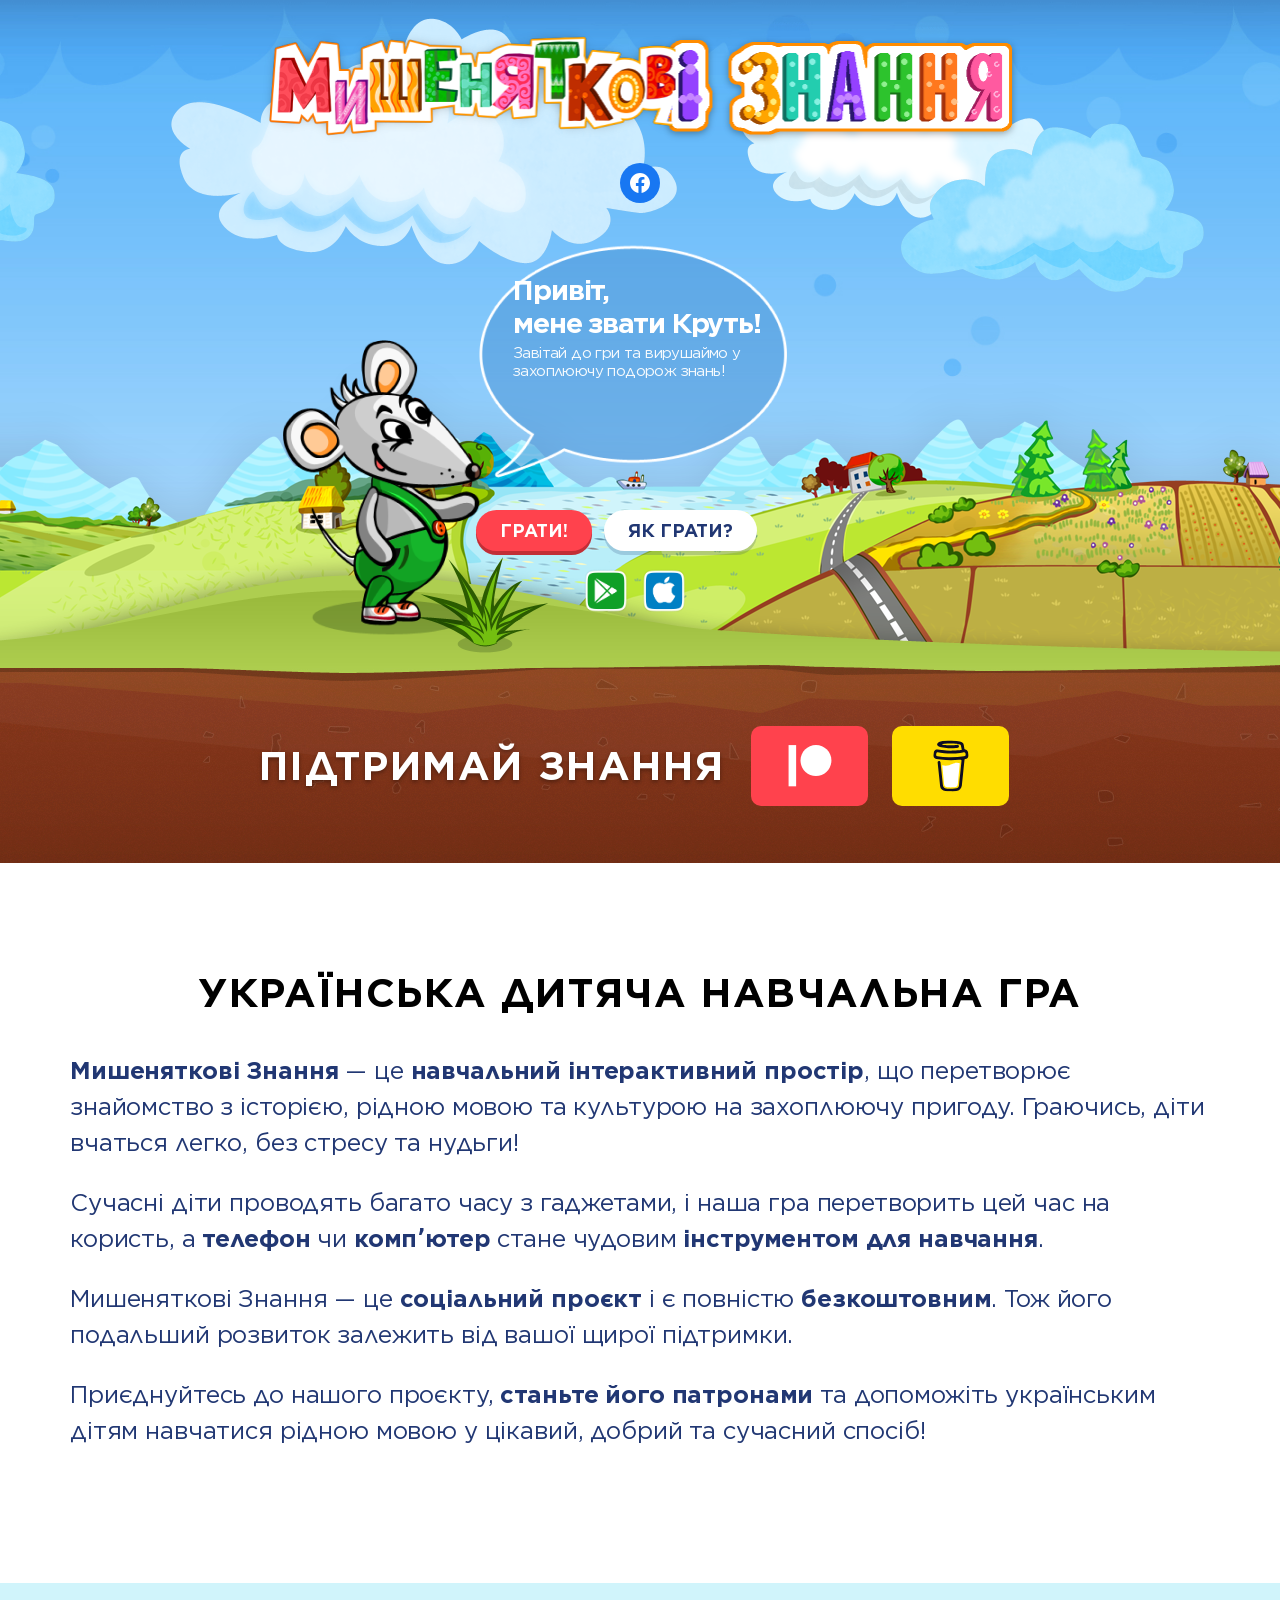
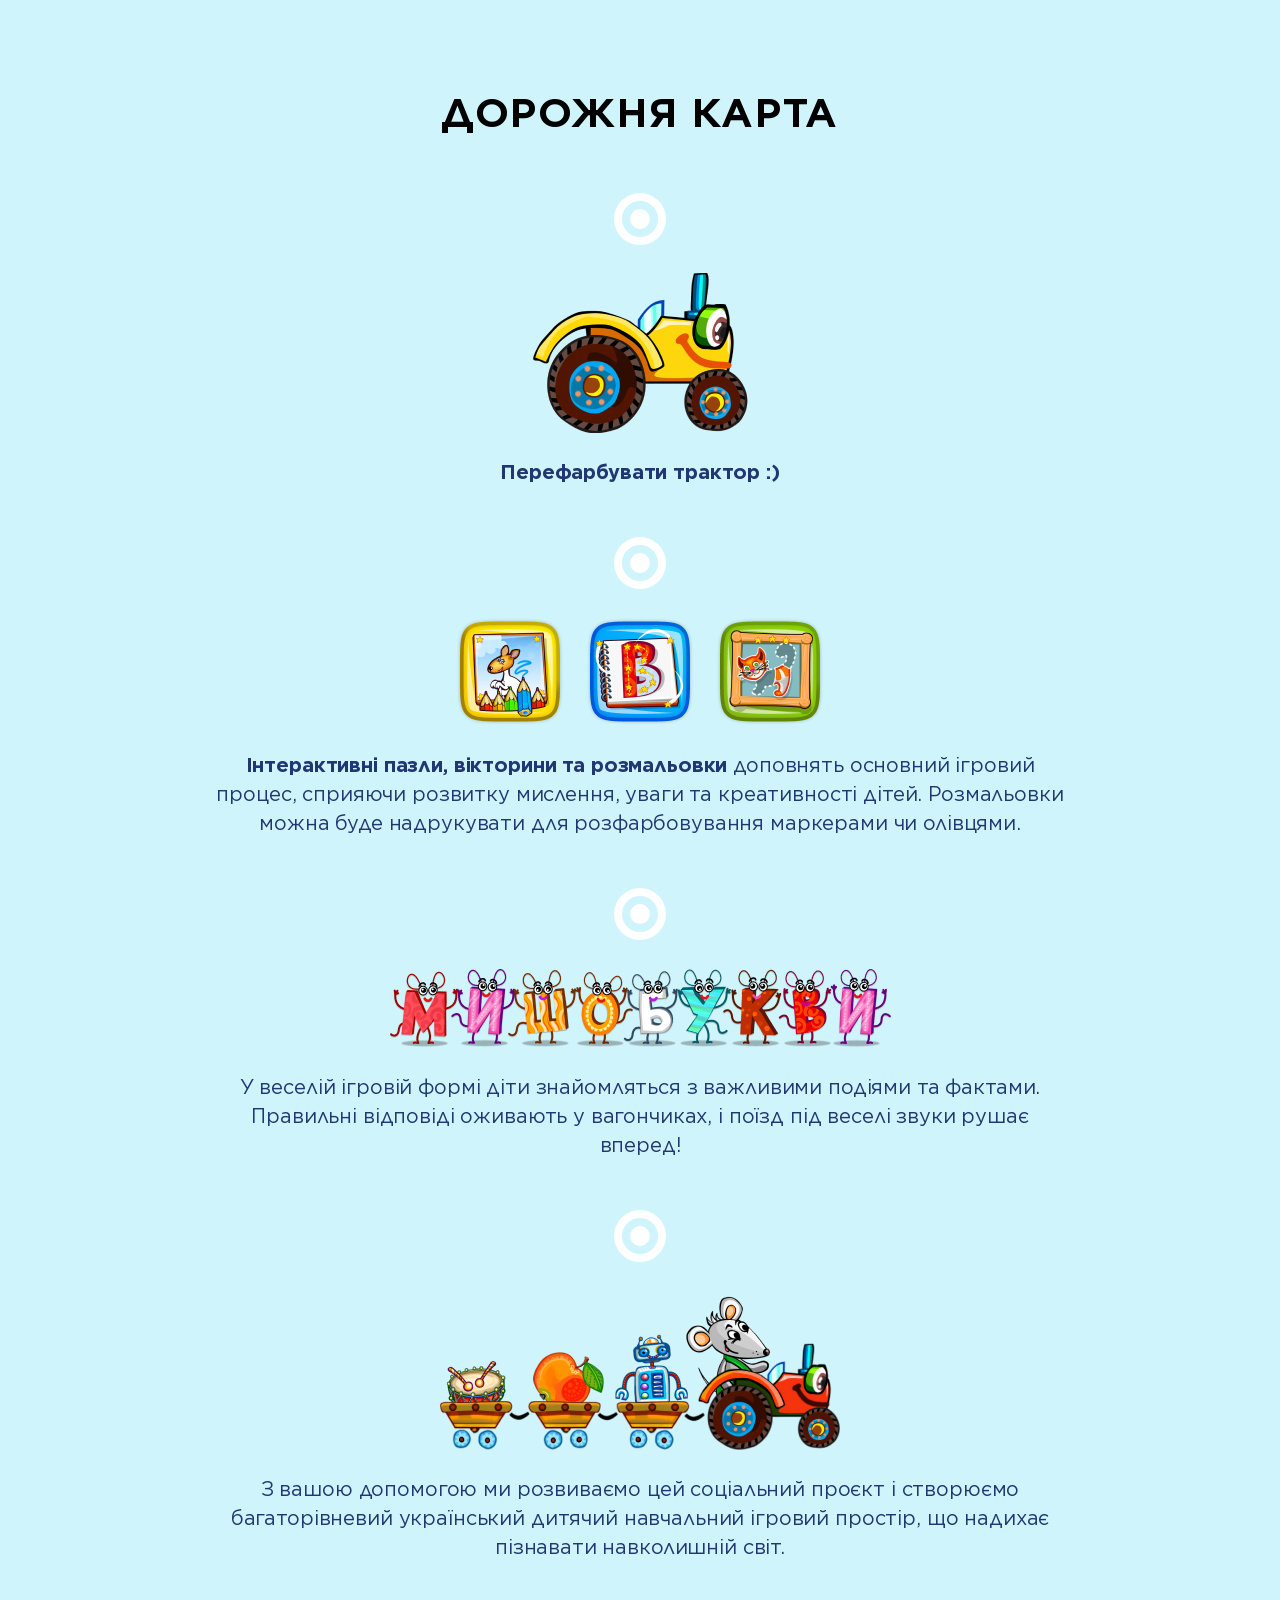
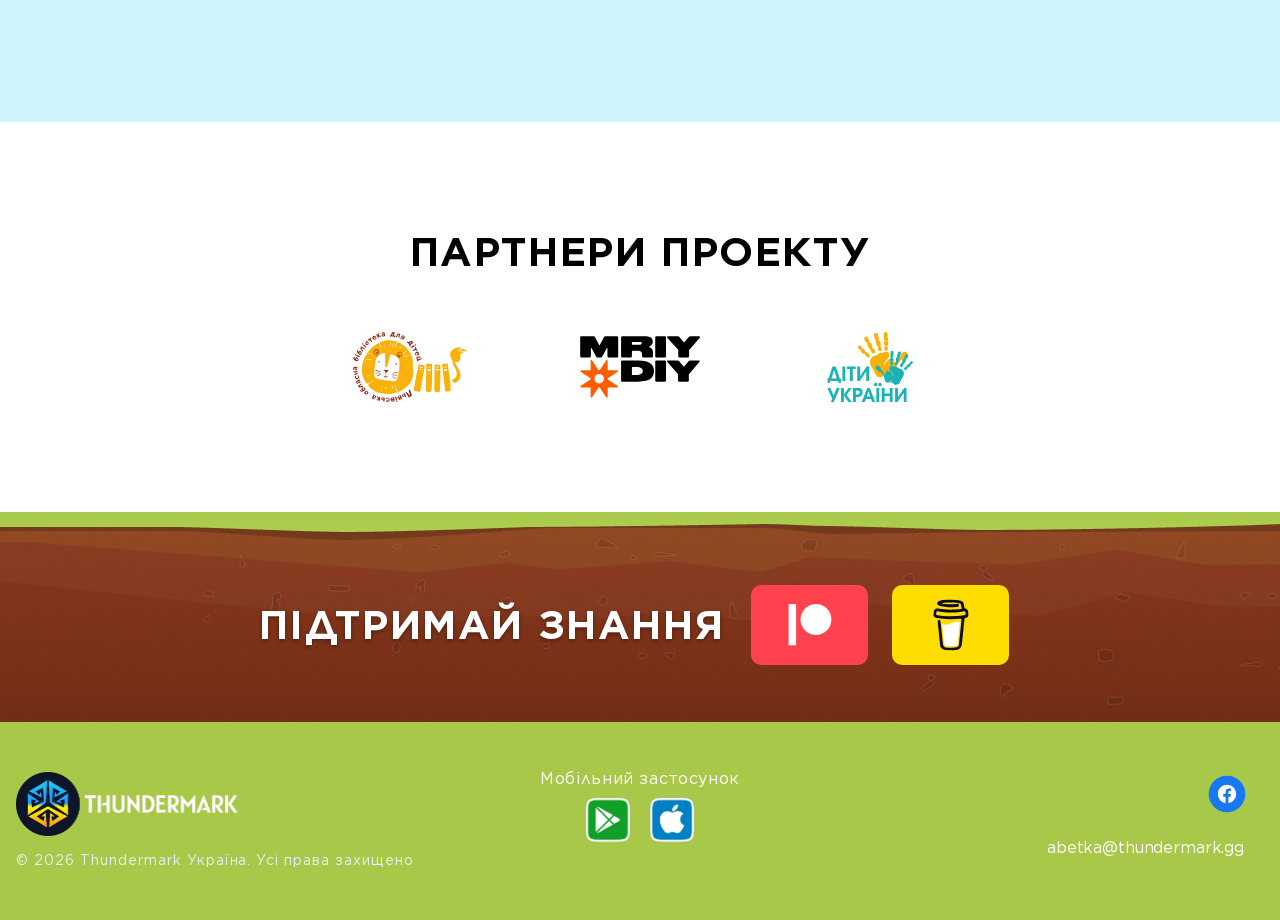
<file: index.html>
<!DOCTYPE html>
<html lang="uk">
<head>
  <meta charset="UTF-8" />
  <meta name="viewport" content="width=device-width, initial-scale=1.0, maximum-scale=1.0, minimum-scale=1.0, user-scalable=no" />
  <title>Мишеняткові Знання — Інтерактивне Навчання для Дітей</title>
  <meta name="description" content="Вивчайте історію та світ разом із Мишенятковими Знаннями! Ця дитяча інтерактивна гра перетворює навчання на захоплюючу пригоду разом із мишеням Круть." />
  <link rel="icon" href="assets/uploads/mouse-300.png" sizes="192x192" />
  <link rel="apple-touch-icon" href="assets/uploads/mouse-300.png" />
  <meta name="theme-color" content="#A8C84A" />
  <link rel="stylesheet" href="styles.css" />
</head>
<body class="home page">
  <div class="wrapper">
    <!-- ========== HERO (ідентично mousealphabet.com) ========== -->
    <section id="landing" class="hero">
      <h1 class="hidden">Мишеняткові Знання</h1>

      <div class="brand">
        <img src="assets/hero/logo-znannya-wide.png" alt="Мишеняткові Знання" class="logo mobile-hidden brand-logo" />
        <img src="assets/hero/logo-znannya-mobile.png" alt="Мишеняткові Знання" class="logo desktop-hidden brand-logo" />
      </div>

      <div class="social-links">
        <a href="https://www.facebook.com/MouseAlphabet" target="_blank" rel="noopener" class="social-link" aria-label="Facebook">
          <svg width="48" height="48" viewBox="0 0 48 48" fill="none" xmlns="http://www.w3.org/2000/svg">
            <circle cx="24" cy="24" r="20" fill="#1877F2"/>
            <path d="M34 24.0607C34 18.504 29.5233 14 24 14C18.4767 14 14 18.504 14 24.0607C14 29.0833 17.656 33.2453 22.4373 34V26.9693H19.8987V24.06H22.4373V21.844C22.4373 19.3227 23.93 17.9293 26.2147 17.9293C27.308 17.9293 28.4533 18.126 28.4533 18.126V20.602H27.1913C25.9493 20.602 25.5627 21.378 25.5627 22.174V24.0607H28.336L27.8927 26.9687H25.5627V34C30.344 33.2453 34 29.0833 34 24.0607Z" fill="white"/>
          </svg>
        </a>
        <a href="mailto:abetka@thundermark.gg" class="mail-link">abetka@thundermark.gg</a>
      </div>

      <div class="mouse">
        <img class="mouse-img" src="assets/hero/mouse.png" alt="Мишеня Круть" />
        <div class="mouse-words">
          <p>Привіт,</p>
          <p>мене звати Круть!</p>
          <p class="mouse-extra">Завітай до гри та вирушаймо у захоплюючу подорож знань!</p>
        </div>

        <div class="hero-actions">
          <button type="button" class="btn btn-main" id="btn-start">Грати!</button>
          <button type="button" class="btn btn-secondary" id="btn-how">Як грати?</button>
        </div>

        <div class="mobile-links">
          <a href="https://play.google.com/store/apps/details?id=com.impulsis.games.mousealphabet.ua" target="_blank" rel="noopener">
            <img src="assets/icons/google_play_icon.png" alt="Get it on Google Play" />
          </a>
          <a href="http://itunes.apple.com/app/misenatkova-abetka-first-ukrainian/id553447059?mt=8" target="_blank" rel="noopener">
            <img src="assets/icons/apple_icon.png" alt="Download on the App Store" />
          </a>
        </div>
      </div>
    </section>

    <!-- ========== PATREON STRIP (під героєм) ========== -->
    <section class="patreon-section">
      <p>ПІДТРИМАЙ ЗНАННЯ</p>
      <div>
        <a href="https://www.patreon.com/abetkaUA" class="btn-payment btn-patreon" target="_blank" rel="noopener">
          <img src="assets/icons/btn-patreon.svg" alt="Patreon" />
        </a>
        <a href="https://www.buymeacoffee.com/abetkaUA" class="btn-payment btn-buymeacoffee" target="_blank" rel="noopener">
          <img src="assets/icons/btn-buymeacoffee.svg" alt="Buy Me A Coffee" />
        </a>
      </div>
    </section>

    <!-- ========== MAIN CONTENT ========== -->
    <main>
      <div class="container">
        <!-- ABOUT -->
        <section class="about">
          <h2>Українська дитяча навчальна гра</h2>
          <p>
            <strong>Мишеняткові Знання</strong> — це <strong>навчальний інтерактивний простір</strong>,
            що перетворює знайомство з історією, рідною мовою та культурою на захоплюючу пригоду.
            Граючись, діти вчаться легко, без стресу та нудьги!
          </p>
          <p>
            Сучасні діти проводять багато часу з гаджетами, і наша гра перетворить цей час на користь,
            а <strong>телефон</strong> чи <strong>компʼютер</strong> стане чудовим <strong>інструментом для навчання</strong>.
          </p>
          <p>
            Мишеняткові Знання — це <strong>соціальний проєкт</strong> і є повністю <strong>безкоштовним</strong>.
            Тож його подальший розвиток залежить від вашої щирої підтримки.
          </p>
          <p>
            Приєднуйтесь до нашого проєкту, <strong>станьте його патронами</strong> та допоможіть
            українським дітям навчатися рідною мовою у цікавий, добрий та сучасний спосіб!
          </p>
        </section>

        <!-- ROADMAP -->
        <section class="roadmap">
          <h2>дорожня карта</h2>
          <ol class="roadmap-list">
            <li>
              <img src="assets/uploads/tractor-repaint.png" alt="Перефарбувати трактор" />
              <p><strong>Перефарбувати трактор :)</strong></p>
            </li>
            <li>
              <img src="assets/uploads/entertainment-update.png" alt="Інтерактивні пазли" />
              <p>
                <strong>Інтерактивні пазли, вікторини та розмальовки</strong> доповнять основний ігровий процес,
                сприяючи розвитку мислення, уваги та креативності дітей. Розмальовки можна буде надрукувати
                для розфарбовування маркерами чи олівцями.
              </p>
            </li>
            <li>
              <img src="assets/uploads/letters.png" alt="Живі літери" />
              <p>
                У веселій ігровій формі діти знайомляться з важливими подіями та фактами.
                Правильні відповіді оживають у вагончиках, і поїзд під веселі звуки рушає вперед!
              </p>
            </li>
            <li>
              <img src="assets/uploads/caravan.png" alt="Караван Крутя" />
              <p>
                З вашою допомогою ми розвиваємо цей соціальний проєкт і створюємо багаторівневий український
                дитячий навчальний ігровий простір, що надихає пізнавати навколишній світ.
              </p>
            </li>
          </ol>
        </section>

        <!-- PARTNERS -->
        <section class="partners">
          <h2>Партнери проекту</h2>
          <ul class="partners-list">
            <li>
              <a href="https://lodb.org.ua/" target="_blank" rel="noopener">
                <img src="assets/uploads/Library-logo.svg" alt="Львівська обласна бібліотека для дітей" />
              </a>
            </li>
            <li>
              <a href="https://mriydiy.in.ua/" target="_blank" rel="noopener">
                <img src="assets/uploads/Mriydiy-logo.svg" alt="МрійДій" />
              </a>
            </li>
            <li>
              <a href="https://www.facebook.com/WWOUkraine" target="_blank" rel="noopener">
                <img src="assets/uploads/Children_of_Ukraine-logo.svg" alt="Діти України" />
              </a>
            </li>
          </ul>
        </section>
      </div>
    </main>

    <!-- ========== FOOTER ========== -->
    <footer>
      <section class="patreon-section">
        <p>ПІДТРИМАЙ ЗНАННЯ</p>
        <div>
          <a href="https://www.patreon.com/abetkaUA" class="btn-payment btn-patreon" target="_blank" rel="noopener">
            <img src="assets/icons/btn-patreon.svg" alt="Patreon" />
          </a>
          <a href="https://www.buymeacoffee.com/abetkaUA" class="btn-payment btn-buymeacoffee" target="_blank" rel="noopener">
            <img src="assets/icons/btn-buymeacoffee.svg" alt="Buy Me A Coffee" />
          </a>
        </div>
      </section>

      <section class="footer">
        <div class="mobile-links">
          <p>Мобільний застосунок</p>
          <p>
            <a href="https://play.google.com/store/apps/details?id=com.impulsis.games.mousealphabet.ua" target="_blank" rel="noopener">
              <img src="assets/icons/google_play_icon.png" alt="Google Play" />
            </a>
            <a href="http://itunes.apple.com/app/misenatkova-abetka-first-ukrainian/id553447059?mt=8" target="_blank" rel="noopener">
              <img src="assets/icons/apple_icon.png" alt="App Store" />
            </a>
          </p>
        </div>

        <div class="social-links">
          <a href="https://www.facebook.com/MouseAlphabet" target="_blank" rel="noopener" class="social-link" aria-label="Facebook">
            <svg width="48" height="48" viewBox="0 0 48 48" fill="none" xmlns="http://www.w3.org/2000/svg">
              <circle cx="24" cy="24" r="20" fill="#1877F2"/>
              <path d="M34 24.0607C34 18.504 29.5233 14 24 14C18.4767 14 14 18.504 14 24.0607C14 29.0833 17.656 33.2453 22.4373 34V26.9693H19.8987V24.06H22.4373V21.844C22.4373 19.3227 23.93 17.9293 26.2147 17.9293C27.308 17.9293 28.4533 18.126 28.4533 18.126V20.602H27.1913C25.9493 20.602 25.5627 21.378 25.5627 22.174V24.0607H28.336L27.8927 26.9687H25.5627V34C30.344 33.2453 34 29.0833 34 24.0607Z" fill="white"/>
            </svg>
          </a>
          <a href="mailto:abetka@thundermark.gg" class="mail-link">abetka@thundermark.gg</a>
        </div>

        <div class="developer">
          <a href="https://thundermark.gg" target="_blank" rel="noopener" class="thundermark">
            <img src="assets/icons/tm-logo.png" class="mobile-hidden" alt="Thundermark" />
            <img src="assets/icons/tm-logo-mobile.png" class="desktop-hidden" alt="Thundermark" />
          </a>
          <p class="copyright">&copy; 2026 Thundermark Україна. <span>Усі права захищено</span></p>
        </div>
      </section>
    </footer>
  </div>

  <!-- HOW TO PLAY MODAL -->
  <div id="modal-how" class="modal" hidden>
    <div class="modal-card">
      <button type="button" class="modal-close" id="modal-close" aria-label="Закрити">×</button>
      <h2>Як грати?</h2>
      <ol>
        <li>Круть запитує: <em>«Коли це сталося?»</em></li>
        <li>Зʼявляються <strong>3 дати</strong>.</li>
        <li>Натисни або перетягни правильну у <strong>жовтий вагончик</strong>.</li>
        <li>Правильно — караван <strong>їде зі звуком</strong> далі!</li>
      </ol>
      <button type="button" class="btn btn-main" id="btn-start-modal">Почати</button>
    </div>
  </div>

  <!-- ========== GAME OVERLAY ========== -->
  <section id="game" class="game" hidden>
    <div class="game-bg">
      <div class="game-sky"></div>
      <div class="game-clouds"></div>
      <div class="game-hills"></div>
      <div class="game-ground"></div>
    </div>

    <header class="game-hud">
      <button type="button" class="btn btn-hud" id="btn-home">← На головну</button>
      <div class="scoreboard">
        <span class="chip">Вагон <b id="progress">1</b>/<b id="total">10</b></span>
        <span class="chip chip-ok">✓ <b id="score">0</b></span>
        <span class="chip">❤️ <b id="lives">3</b></span>
      </div>
      <label class="topic-wrap">
        <select id="topic-select"></select>
      </label>
    </header>

    <div class="game-stage">
      <!-- Mouse asks -->
      <div class="ask-row">
        <img class="ask-mouse" src="assets/hero/mouse.png" alt="" />
        <div class="ask-bubble">
          <p class="topic-badge" id="topic-badge">Київська держава</p>
          <p class="ask-label">Коли це сталося?</p>
          <h2 id="question-text">Запровадження християнства як державної релігії</h2>
        </div>
      </div>

      <!-- Caravan / паравозик -->
      <div class="track">
        <div class="caravan-wrap" id="caravan-wrap">
          <img class="caravan-img" src="assets/uploads/caravan.png" alt="Караван Крутя" />
          <div
            class="wagon-slot"
            id="drop-wagon"
            role="button"
            tabindex="0"
            aria-label="Вагончик — поклади сюди правильну дату"
          >
            <span class="wagon-hint" id="drop-hint">Сюди!</span>
            <span class="wagon-date" id="drop-slot"></span>
          </div>
        </div>
      </div>

      <div class="answers" id="answers"></div>
      <p class="feedback" id="feedback" aria-live="polite"></p>
    </div>
  </section>

  <!-- RESULT MODAL -->
  <section id="result" class="result" hidden>
    <div class="result-card">
      <img src="assets/uploads/mouse-300.png" alt="" class="result-mouse" />
      <h2 id="result-title">Ура! Караван прибув!</h2>
      <p id="result-text">Ти правильно відповів на 8 з 10.</p>
      <div class="result-actions">
        <button type="button" class="btn btn-main" id="btn-again">Ще раз</button>
        <button type="button" class="btn btn-secondary" id="btn-home-result">На головну</button>
      </div>
    </div>
  </section>

  <script src="data/dates.js"></script>
  <script src="audio.js"></script>
  <script src="game.js"></script>
</body>
</html>
</file>
<file: styles.css>
/* ==========================================================================
   Мишеняткові Знання — Styles (Identical to mousealphabet.com)
   ========================================================================== */

@font-face {
  font-family: "gotham";
  font-style: normal;
  font-weight: 800;
  src: url("assets/fonts/Gotham-Bold.woff2") format("woff2");
  font-display: swap;
}

@font-face {
  font-family: "gotham";
  font-style: normal;
  font-weight: 400;
  src: url("assets/fonts/Gotham-Book.woff2") format("woff2");
  font-display: swap;
}

:root {
  --site-width: 1172px;
  --gap: 16px;
  --gap-mobile: 20px;
  --font-site: "gotham", Arial, Helvetica, sans-serif;
  --font-size: 24px;
  --line-height: 1.4;
  --color-text: #213773;
  --color-special: #000;
  --color-error: #ff4545;
  --color-button: #ff424d;
  --color-button-text: #fff;
  --color-bg: #d0f4fb;
  --color-ok: #2a9d8f;
  --color-bad: #ff4545;
}

*,
*::before,
*::after {
  box-sizing: border-box;
  margin: 0;
  padding: 0;
}

html {
  height: 100%;
  background-color: #a8c84a;
  -webkit-text-size-adjust: none;
  touch-action: manipulation;
  scroll-behavior: smooth;
}

body {
  height: 100%;
  background-color: #fff;
  color: var(--color-text);
  font-family: var(--font-site);
  font-size: var(--font-size);
  letter-spacing: -0.006em;
  line-height: var(--line-height);
  text-align: center;
}

.wrapper {
  background: #fff;
  min-height: 100vh;
  overflow: hidden;
  position: relative;
  z-index: 1;
}

.container {
  margin: 0 auto;
  max-width: var(--site-width);
  padding: 0 var(--gap);
  text-align: left;
}

main {
  min-height: calc(100vh - 306px);
}

p {
  margin-bottom: 20px;
}
p:last-child {
  margin-bottom: 0;
}

a {
  color: var(--color-button);
  text-decoration: none;
}
a:hover {
  text-decoration: underline;
}

img {
  display: block;
  height: auto;
  max-width: 100%;
}

h1, h2, h3, h4, h5, h6 {
  font-weight: 400;
  margin-bottom: var(--gap);
}

h1, h2 {
  color: var(--color-special);
  font-size: 40px;
  letter-spacing: 0.04em;
  line-height: 1;
  margin-bottom: 40px;
  text-align: center;
  text-transform: uppercase;
  font-weight: 800;
}

h3 {
  font-size: 36px;
  font-weight: 800;
  text-transform: capitalize;
}

.hidden {
  display: none !important;
}

/* Кнопки */
.btn {
  background: var(--color-button);
  border: none;
  color: var(--color-button-text);
  cursor: pointer;
  display: inline-block;
  font-family: var(--font-site);
  font-size: 22px;
  font-weight: 800;
  letter-spacing: 0;
  line-height: 1.18;
  overflow: hidden;
  padding: 12px 38px;
  position: relative;
  text-transform: uppercase;
  transition: all 0.3s ease;
  vertical-align: middle;
  white-space: nowrap;
  border-radius: 999px;
  box-shadow: 0 4px 0 #c22e36;
}

.btn:hover,
.btn:focus {
  background: #ff6871;
  text-decoration: none;
  transform: translateY(-2px);
}

.btn:active {
  transform: translateY(2px);
  box-shadow: 0 1px 0 #c22e36;
}

.btn-secondary {
  background: #fff;
  color: var(--color-text);
  box-shadow: 0 4px 0 rgba(33, 55, 115, 0.2);
}

.btn-secondary:hover {
  background: #f0f4fc;
}

/* ==========================================================================
   HERO SECTION (Identical to mousealphabet.com)
   ========================================================================== */

@keyframes clouds-animation {
  0% {
    transform: translateX(0);
  }
  to {
    transform: translateX(-2000px);
  }
}

.hero {
  background-image: url("assets/hero/sky.jpg");
  background-repeat: repeat;
  background-size: auto 100%;
  min-height: 653px;
  padding: 20px;
  position: relative;
}

.hero::before,
.hero::after {
  bottom: 0;
  content: "";
  left: 0;
  position: absolute;
  right: 0;
  top: 0;
  pointer-events: none;
}

.hero::before {
  background-image: url("assets/hero/hills.png");
  background-position: bottom;
  background-repeat: repeat-x;
  background-size: auto;
  z-index: 0;
}

.hero::after {
  animation: clouds-animation 300s linear infinite;
  background-image: url("assets/hero/clouds.png");
  background-position: top;
  background-repeat: repeat-x;
  background-size: auto;
  left: -999em;
  right: -999em;
  z-index: 0;
}

.hero .brand {
  position: relative;
  z-index: 1;
}

.hero .logo {
  margin: 0 auto;
  max-width: 768px;
  width: 100%;
  height: auto;
  position: relative;
  z-index: 1;
}

.hero .desktop-hidden {
  display: none;
}

.hero .social-links {
  align-items: center;
  display: flex;
  justify-content: center;
  margin: 10px 0;
  position: relative;
  z-index: 1;
}

.hero .social-links a {
  margin: 0 3px;
}

.hero .social-links svg {
  height: auto;
  max-width: 100%;
  width: 48px;
}

.hero .social-links .mail-link {
  display: none;
}

.hero .mouse {
  left: 50%;
  min-width: 510px;
  position: absolute;
  top: 245px;
  transform: translateX(-70%);
  z-index: 1;
}

.hero .mouse-img {
  display: block;
  max-width: 100%;
  height: auto;
}

.hero .mouse-words {
  color: #fff;
  left: 230px;
  position: absolute;
  right: 30px;
  top: 32px;
  text-align: left;
}

.hero .mouse-words p {
  letter-spacing: -0.04em;
  line-height: 0.95;
  font-weight: 800;
  font-size: clamp(20px, 2.6vw, 28px);
  margin-bottom: 6px;
}

.hero .mouse-words .mouse-extra {
  font-size: 15px;
  font-weight: 400;
  line-height: 1.2;
  margin-top: 8px;
  opacity: 0.95;
}

.hero .hero-actions {
  position: absolute;
  bottom: 84px;
  right: 36px;
  display: flex;
  gap: 12px;
  z-index: 2;
}

.hero .hero-actions .btn {
  font-size: 18px;
  padding: 10px 24px;
}

.hero .mobile-links {
  bottom: 22px;
  display: flex;
  justify-content: center;
  min-width: 250px;
  position: absolute;
  right: 33px;
}

.hero .mobile-links a {
  margin: 0 7px;
  display: inline-block;
  transition: transform 0.2s ease;
}

.hero .mobile-links a:hover {
  transform: scale(1.05);
}

.hero .mobile-links img {
  height: 44px;
  width: auto;
}

/* ==========================================================================
   PATREON SECTION (Identical to mousealphabet.com)
   ========================================================================== */

.patreon-section {
  align-items: center;
  color: #fff;
  display: flex;
  font-size: 40px;
  font-weight: 800;
  justify-content: center;
  min-height: 210px;
  padding: 16px 0 0;
  position: relative;
  text-align: center;
}

.patreon-section::after {
  background-image: url("assets/bg/bg_ground_top.jpg");
  background-repeat: repeat;
  background-size: auto 100%;
  bottom: 0;
  content: "";
  left: 50%;
  position: absolute;
  top: 0;
  transform: translateX(-50%);
  width: 100vw;
  z-index: -1;
}

.patreon-section p {
  letter-spacing: 0.04em;
  margin: 0;
  text-shadow: 0 2px 4px rgba(0, 0, 0, 0.35);
}

.patreon-section div {
  margin: 0 0 0 15px;
  display: flex;
  align-items: center;
  justify-content: center;
}

.patreon-section div a {
  align-items: center;
  display: flex;
  justify-content: center;
  background: #fff;
  border-radius: 10px;
  height: 80px;
  margin: 5px 12px;
  padding: 5px;
  width: 117px;
  transition: transform 0.2s ease, box-shadow 0.2s ease;
}

.patreon-section div a:hover {
  transform: translateY(-3px);
  box-shadow: 0 6px 12px rgba(0, 0, 0, 0.2);
}

.patreon-section .btn-patreon {
  background: #ff424d;
}

.patreon-section .btn-buymeacoffee {
  background: #fd0;
}

.patreon-section div a img {
  max-height: 52px;
  width: auto;
}

/* ==========================================================================
   ABOUT SECTION
   ========================================================================== */

.about {
  padding: 110px 0;
  text-align: left;
}

.about h2 {
  text-align: center;
}

.about p {
  margin-bottom: 24px;
  line-height: 1.5;
}

.about strong {
  font-weight: 800;
  color: #213773;
}

/* ==========================================================================
   ROADMAP SECTION (Identical to mousealphabet.com)
   ========================================================================== */

.roadmap {
  padding: 110px 0;
  position: relative;
  text-align: center;
}

.roadmap::after {
  background: var(--color-bg);
  bottom: 0;
  content: "";
  display: block;
  left: -999em;
  position: absolute;
  right: -999em;
  top: 0;
  z-index: -1;
}

.roadmap-list {
  list-style: none;
  margin: 0;
  padding: 20px 0 0;
}

.roadmap-list li {
  margin: 0 0 50px;
  padding: 80px 0 0;
  position: relative;
  max-width: 860px;
  margin-left: auto;
  margin-right: auto;
}

.roadmap-list li::before {
  background: #fff;
  border: 8px solid var(--color-bg);
  border-radius: 50%;
  box-shadow: 0 0 0 8px #fff;
  content: "";
  height: 36px;
  left: 50%;
  margin-left: -18px;
  position: absolute;
  top: 8px;
  width: 36px;
}

.roadmap-list img {
  display: block;
  height: auto;
  margin: 0 auto 25px;
  max-width: 100%;
}

.roadmap-list p {
  font-size: 20px;
  line-height: 1.45;
}

/* ==========================================================================
   PARTNERS SECTION
   ========================================================================== */

.partners {
  padding: 110px 0;
}

.partners-list {
  align-items: center;
  display: flex;
  flex-wrap: wrap;
  justify-content: center;
  list-style: none;
  margin: 0;
  padding: 0;
  gap: 30px;
}

.partners-list li {
  max-width: 30%;
  min-width: 200px;
  padding: 20px 20px 0;
}

.partners-list img {
  margin: auto;
  max-height: 70px;
  width: auto;
  transition: transform 0.2s ease;
}

.partners-list img:hover {
  transform: scale(1.05);
}

/* ==========================================================================
   FOOTER (Identical to mousealphabet.com)
   ========================================================================== */

.footer {
  align-items: flex-start;
  background: #a8c84a;
  color: #fff;
  display: flex;
  flex-wrap: nowrap;
  font-size: 16px;
  justify-content: space-between;
  padding: 50px 90px;
  text-align: left;
}

.footer > div {
  width: 33.33%;
}

.footer .developer {
  order: -1;
}

.footer .developer img {
  max-width: 222px;
}

.footer .desktop-hidden {
  display: none;
}

.footer .copyright {
  color: #e9eef8;
  letter-spacing: 0.07em;
  margin: 15px 0 0;
  font-size: 14px;
}

.footer .mobile-links p {
  display: flex;
  justify-content: center;
  align-items: center;
  letter-spacing: 0.04em;
  margin: -4px 0 10px;
}

.footer .mobile-links p a {
  margin: 0 8px;
  display: inline-block;
}

.footer .mobile-links img {
  height: 48px;
  width: auto;
}

.footer .social-links {
  display: flex;
  flex-wrap: wrap;
  justify-content: flex-end;
  padding-right: 5px;
  text-align: right;
}

.footer .social-link {
  margin: 0 10px 15px 0;
}

.footer .social-link svg {
  width: 44px;
  height: 44px;
}

.footer .mail-link {
  padding-right: 15px;
  width: 100%;
  color: #fff;
}

.footer .mail-link:hover {
  color: #eef;
}

/* ==========================================================================
   MODAL DIALOGS
   ========================================================================== */

.modal {
  position: fixed;
  inset: 0;
  z-index: 100;
  background: rgba(33, 55, 115, 0.45);
  display: grid;
  place-items: center;
  padding: 16px;
  backdrop-filter: blur(4px);
}

.modal[hidden] {
  display: none !important;
}

.modal-card {
  background: #fff;
  border-radius: 24px;
  padding: 32px;
  max-width: 460px;
  width: 100%;
  position: relative;
  color: var(--color-text);
  box-shadow: 0 20px 50px rgba(33, 55, 115, 0.25);
  text-align: left;
  animation: pop-in 0.3s ease;
}

.modal-card h2 {
  font-size: 28px;
  margin-bottom: 16px;
  text-align: left;
}

.modal-card ol {
  padding-left: 22px;
  margin-bottom: 24px;
  display: flex;
  flex-direction: column;
  gap: 10px;
  font-size: 18px;
}

.modal-close {
  position: absolute;
  top: 10px;
  right: 16px;
  border: none;
  background: transparent;
  font-size: 32px;
  cursor: pointer;
  color: var(--color-text);
  opacity: 0.5;
  transition: opacity 0.2s;
}

.modal-close:hover {
  opacity: 1;
}

@keyframes pop-in {
  from {
    opacity: 0;
    transform: scale(0.92) translateY(12px);
  }
  to {
    opacity: 1;
    transform: scale(1) translateY(0);
  }
}

/* ==========================================================================
   INTERACTIVE GAME OVERLAY
   ========================================================================== */

.game {
  position: fixed;
  inset: 0;
  z-index: 80;
  overflow: hidden;
  color: var(--color-text);
  background: #fff;
}

.game[hidden],
.result[hidden] {
  display: none !important;
}

.game-bg {
  position: absolute;
  inset: 0;
  z-index: 0;
}

.game-sky {
  position: absolute;
  inset: 0;
  background-image: url("assets/hero/sky.jpg");
  background-repeat: repeat;
  background-size: auto 100%;
}

.game-clouds {
  position: absolute;
  inset: 0;
  left: -999em;
  right: -999em;
  background-image: url("assets/hero/clouds.png");
  background-repeat: repeat-x;
  background-position: top;
  background-size: auto;
  animation: clouds-animation 200s linear infinite;
  pointer-events: none;
}

.game-hills {
  position: absolute;
  left: 0;
  right: 0;
  bottom: 12%;
  height: 55%;
  background-image: url("assets/hero/hills.png");
  background-repeat: repeat-x;
  background-position: bottom;
  background-size: auto 100%;
  animation: hills-scroll 40s linear infinite;
  pointer-events: none;
}

.game-hills.racing {
  animation-duration: 4s;
}

@keyframes hills-scroll {
  from {
    background-position: 0 bottom;
  }
  to {
    background-position: -1200px bottom;
  }
}

.game-ground {
  position: absolute;
  left: 0;
  right: 0;
  bottom: 0;
  height: 14%;
  background: linear-gradient(180deg, #7bc45a 0%, #5a9e3e 40%, #4a7a32 100%);
  box-shadow: inset 0 8px 0 rgba(255, 255, 255, 0.15);
}

.game-hud {
  position: relative;
  z-index: 5;
  display: flex;
  flex-wrap: wrap;
  align-items: center;
  justify-content: space-between;
  gap: 10px;
  padding: 16px 24px;
}

.btn-hud {
  background: #fff;
  color: var(--color-text);
  padding: 10px 20px;
  font-size: 16px;
  box-shadow: 0 3px 0 rgba(33, 55, 115, 0.15);
}

.scoreboard {
  display: flex;
  gap: 10px;
  flex-wrap: wrap;
}

.chip {
  background: rgba(255, 255, 255, 0.94);
  padding: 8px 16px;
  border-radius: 999px;
  font-size: 16px;
  font-weight: 800;
  box-shadow: 0 3px 0 rgba(33, 55, 115, 0.1);
}

.chip-ok {
  color: var(--color-ok);
}

.topic-wrap select {
  font-family: inherit;
  font-weight: 800;
  font-size: 15px;
  color: var(--color-text);
  border: none;
  background: rgba(255, 255, 255, 0.94);
  padding: 10px 16px;
  border-radius: 999px;
  cursor: pointer;
  box-shadow: 0 3px 0 rgba(33, 55, 115, 0.1);
}

.game-stage {
  position: relative;
  z-index: 4;
  max-width: 960px;
  margin: 0 auto;
  padding: 8px 20px 24px;
  display: flex;
  flex-direction: column;
  gap: 18px;
  min-height: calc(100dvh - 80px);
}

.ask-row {
  display: flex;
  align-items: flex-start;
  gap: 0;
  position: relative;
  animation: pop-in 0.35s ease;
}

.ask-mouse {
  height: auto;
  flex-shrink: 0;
  position: relative;
  z-index: 2;
  object-fit: cover;
  object-position: left center;
  clip-path: inset(0 48% 0 0);
  width: min(280px, 46vw);
  margin-right: -16%;
}

.ask-bubble {
  flex: 1;
  background: #1a2f6b;
  color: #fff;
  border: 3px solid #fff;
  border-radius: 28px;
  padding: 18px 24px;
  margin-top: 18px;
  position: relative;
  box-shadow: 0 8px 24px rgba(33, 55, 115, 0.25);
  text-align: left;
}

.ask-bubble::before {
  content: "";
  position: absolute;
  left: -14px;
  top: 36px;
  border-top: 12px solid transparent;
  border-bottom: 12px solid transparent;
  border-right: 16px solid #fff;
}

.ask-bubble::after {
  content: "";
  position: absolute;
  left: -8px;
  top: 39px;
  border-top: 9px solid transparent;
  border-bottom: 9px solid transparent;
  border-right: 12px solid #1a2f6b;
}

.topic-badge {
  display: inline-block;
  background: #ffe566;
  color: var(--color-text);
  font-size: 13px;
  font-weight: 800;
  padding: 4px 12px;
  border-radius: 999px;
  margin-bottom: 6px;
}

.ask-label {
  font-size: 15px;
  opacity: 0.8;
  margin-bottom: 4px;
}

#question-text {
  font-size: clamp(17px, 2.5vw, 22px);
  font-weight: 800;
  letter-spacing: -0.02em;
  line-height: 1.3;
  color: #fff;
}

.track {
  flex: 1;
  display: flex;
  align-items: flex-end;
  min-height: 140px;
  padding-bottom: 8px;
  overflow: hidden;
  position: relative;
}

.caravan-wrap {
  position: relative;
  display: inline-block;
  transform: translateX(0);
  will-change: transform;
}

.caravan-wrap.driving {
  animation: drive-away 2.2s cubic-bezier(0.4, 0, 0.2, 1) forwards;
}

.caravan-wrap.enter {
  animation: drive-in 0.7s cubic-bezier(0.22, 1, 0.36, 1) forwards;
}

@keyframes drive-away {
  0% { transform: translateX(0); }
  100% { transform: translateX(120vw); }
}

@keyframes drive-in {
  0% { transform: translateX(-110vw); }
  100% { transform: translateX(0); }
}

.caravan-img {
  display: block;
  height: clamp(95px, 18vw, 145px);
  width: auto;
  max-width: none;
  filter: drop-shadow(0 6px 8px rgba(0, 0, 0, 0.2));
}

.wagon-slot {
  position: absolute;
  left: 34%;
  bottom: 18%;
  width: 14%;
  height: 42%;
  min-width: 54px;
  min-height: 46px;
  background: rgba(255, 220, 80, 0.35);
  border: 3px dashed #fff;
  border-radius: 10px;
  display: grid;
  place-items: center;
  text-align: center;
  padding: 2px;
  transition: background 0.2s, border-color 0.2s, transform 0.2s;
}

.wagon-slot.drag-over {
  background: rgba(255, 255, 255, 0.55);
  border-color: var(--color-button);
  transform: scale(1.08);
}

.wagon-slot.filled {
  background: rgba(42, 157, 143, 0.85);
  border-style: solid;
  border-color: #fff;
}

.wagon-hint {
  font-size: 12px;
  font-weight: 800;
  color: #fff;
  text-shadow: 0 1px 2px rgba(0, 0, 0, 0.4);
}

.wagon-slot.filled .wagon-hint {
  display: none;
}

.wagon-date {
  font-size: clamp(11px, 1.8vw, 14px);
  font-weight: 800;
  color: #fff;
  line-height: 1.1;
  text-shadow: 0 1px 2px rgba(0, 0, 0, 0.35);
}

.answers {
  display: grid;
  grid-template-columns: repeat(3, 1fr);
  gap: 14px;
  position: relative;
  z-index: 5;
}

.answer-card {
  font-family: inherit;
  font-weight: 800;
  font-size: clamp(16px, 2.4vw, 21px);
  letter-spacing: -0.02em;
  color: var(--color-text);
  background: #fff;
  border: 4px solid #fff;
  border-radius: 18px;
  padding: 14px 10px;
  min-height: 64px;
  cursor: pointer;
  box-shadow: 0 0 0 4px #ff8a3d, 0 6px 0 rgba(33, 55, 115, 0.15);
  transition: transform 0.15s, box-shadow 0.15s;
  user-select: none;
  touch-action: none;
  display: grid;
  place-items: center;
  text-align: center;
}

.answer-card:nth-child(1) {
  box-shadow: 0 0 0 4px #ff6b6b, 0 6px 0 rgba(33, 55, 115, 0.15);
}
.answer-card:nth-child(2) {
  box-shadow: 0 0 0 4px #4ecdc4, 0 6px 0 rgba(33, 55, 115, 0.15);
}
.answer-card:nth-child(3) {
  box-shadow: 0 0 0 4px #ffe566, 0 6px 0 rgba(33, 55, 115, 0.15);
}

.answer-card:hover {
  transform: translateY(-4px);
}

.answer-card.correct {
  background: #d8f3ef;
  color: var(--color-ok);
  box-shadow: 0 0 0 4px var(--color-ok), 0 6px 0 rgba(33, 55, 115, 0.1) !important;
}

.answer-card.wrong {
  background: #ffe0e0;
  color: var(--color-bad);
  box-shadow: 0 0 0 4px var(--color-bad), 0 6px 0 rgba(33, 55, 115, 0.1) !important;
}

.feedback {
  text-align: center;
  font-weight: 800;
  font-size: 19px;
  min-height: 1.4em;
}
.feedback.ok { color: #0d6b5c; }
.feedback.bad { color: #b00020; }

/* ==========================================================================
   RESULT MODAL
   ========================================================================== */

.result {
  position: fixed;
  inset: 0;
  z-index: 90;
  background: rgba(33, 55, 115, 0.5);
  display: grid;
  place-items: center;
  padding: 16px;
  backdrop-filter: blur(6px);
}

.result-card {
  background: #fff;
  border-radius: 28px;
  padding: 36px 28px;
  text-align: center;
  max-width: 420px;
  width: 100%;
  box-shadow: 0 24px 60px rgba(33, 55, 115, 0.3);
  animation: pop-in 0.4s ease;
}

.result-mouse {
  width: 120px;
  height: auto;
  margin-bottom: 12px;
}

.result-card h2 {
  font-size: 28px;
  margin-bottom: 8px;
}

.result-card p {
  margin-bottom: 24px;
  font-size: 18px;
}

.result-actions {
  display: flex;
  flex-wrap: wrap;
  gap: 12px;
  justify-content: center;
}

/* ==========================================================================
   RESPONSIVE DESIGN (Identical to mousealphabet.com)
   ========================================================================== */

@media (max-width: 1600px) {
  .footer {
    padding: 50px var(--gap);
  }
}

@media (max-width: 1024px) {
  .patreon-section {
    flex-wrap: wrap;
    font-size: 20px;
    min-height: 140px;
    padding: 10px 0 0;
  }
  .patreon-section div {
    flex: 1 1 100%;
    margin: 0;
  }
  .patreon-section div a {
    height: 48px;
    margin: 5px 7px;
    padding: 13px;
    width: 70px;
  }
  .footer {
    flex-wrap: wrap;
    justify-content: center;
    padding: 40px var(--gap);
    text-align: center;
  }
  .footer > div {
    margin: 0 0 35px;
    width: 100%;
  }
  .footer .developer {
    order: 0;
  }
  .footer .developer img {
    margin: 0 auto;
    max-width: 154px;
  }
  .footer .social-links {
    justify-content: center;
    padding-right: 0;
    text-align: center;
  }
}

@media (max-width: 768px) {
  body {
    font-size: 16px;
    letter-spacing: 0;
  }
  .container {
    padding: 0 var(--gap-mobile);
  }
  h1, h2 {
    font-size: 24px;
    margin-bottom: 30px;
  }
  .hero {
    min-height: 420px;
    padding: 20px;
  }
  .hero::before {
    background-size: auto 165px;
  }
  .hero::after {
    animation: none;
    background-position: center 20px;
    background-size: auto 160px;
  }
  .hero .logo {
    max-width: 340px;
  }
  .hero .desktop-hidden {
    display: block !important;
  }
  .hero .mobile-hidden {
    display: none !important;
  }
  .hero .mouse {
    min-width: 280px;
    top: 140px;
    width: 280px;
    transform: translateX(-50%);
  }
  .hero .mouse-words {
    font-size: 14px;
    left: 120px;
    right: 10px;
    top: 18px;
  }
  .hero .mouse-words p {
    font-size: 16px;
    line-height: 1;
    margin-bottom: 6px;
  }
  .hero .mouse-words .mouse-extra {
    font-size: 12px;
  }
  .hero .hero-actions {
    position: relative;
    bottom: auto;
    right: auto;
    margin-top: 180px;
    justify-content: center;
  }
  .hero .mobile-links {
    min-width: 150px;
    right: 10px;
  }
  .hero .mobile-links a {
    margin: 0 5px;
  }
  .hero .mobile-links img {
    height: 34px;
  }
  .about, .roadmap, .partners {
    padding: 60px 0;
  }
  .roadmap-list li {
    margin: 0 0 40px;
    padding: 50px 0 0;
  }
  .roadmap-list li::before {
    border-width: 8px;
    box-shadow: 0 0 0 8px #fff;
    height: 26px;
    margin-left: -13px;
    top: 0;
    width: 26px;
  }
  .answers {
    grid-template-columns: 1fr;
  }
  .ask-row {
    flex-direction: column;
    align-items: center;
  }
  .ask-mouse {
    clip-path: inset(0 45% 0 0);
    width: 180px;
    align-self: flex-start;
    margin-bottom: -20px;
  }
  .ask-bubble::before,
  .ask-bubble::after {
    display: none;
  }
}
</file>
